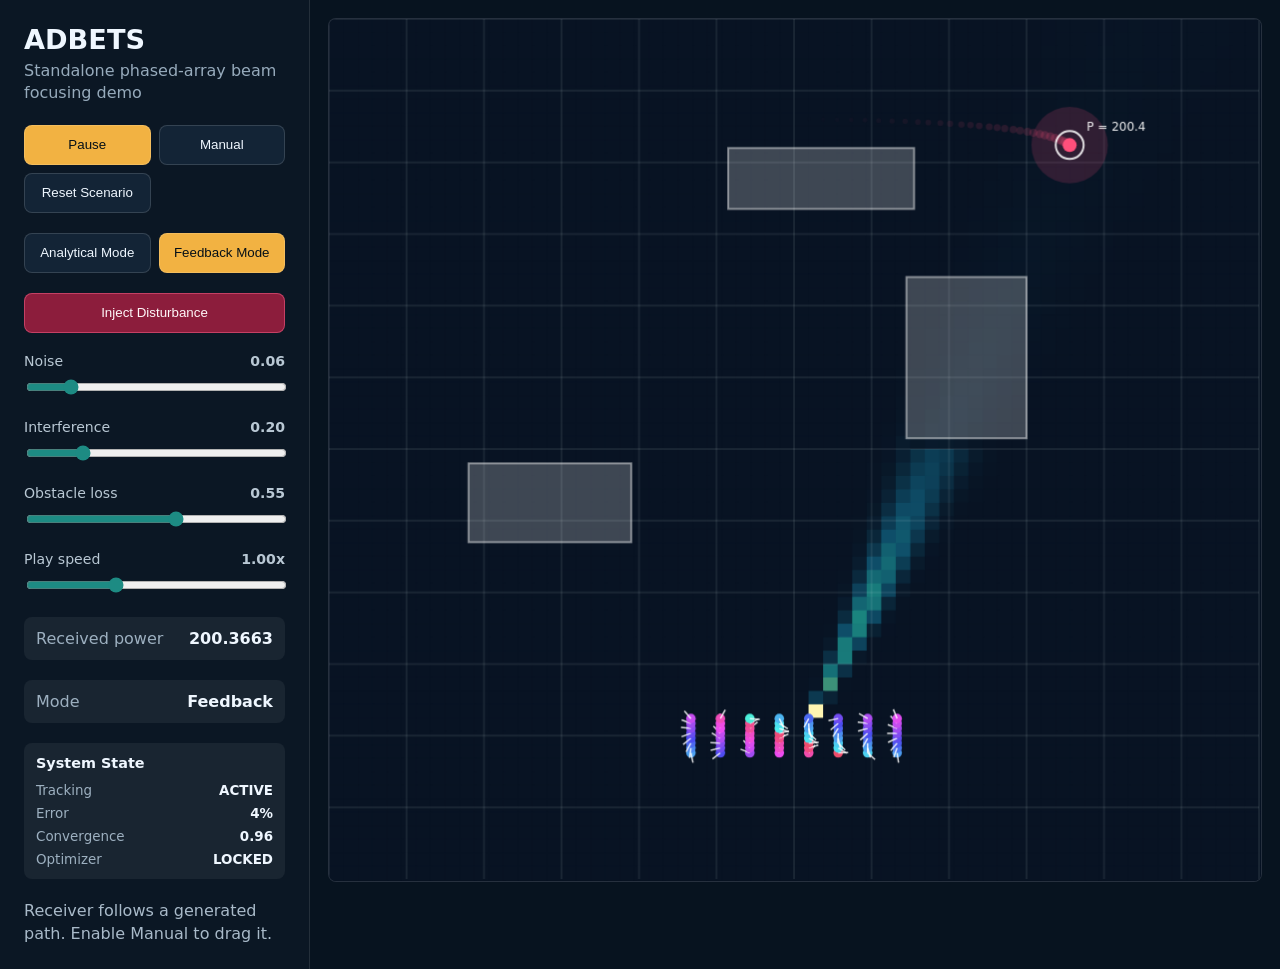
<file: frontend/standalone.html>
<!doctype html>
<html lang="en">
  <head>
    <meta charset="UTF-8" />
    <meta name="viewport" content="width=device-width, initial-scale=1.0" />
    <title>ADBETS Standalone Simulator</title>
    <style>
      :root {
        color-scheme: dark;
        font-family: Inter, ui-sans-serif, system-ui, -apple-system, BlinkMacSystemFont, "Segoe UI", sans-serif;
        background: #07131f;
        color: #eff7ff;
      }

      * {
        box-sizing: border-box;
      }

      body {
        margin: 0;
        min-height: 100vh;
        background: #07131f;
      }

      main {
        display: grid;
        grid-template-columns: 310px 1fr;
        min-height: 100vh;
      }

      aside {
        display: flex;
        flex-direction: column;
        gap: 20px;
        padding: 24px;
        background: #0b1724;
        border-right: 1px solid rgba(255, 255, 255, 0.1);
      }

      h1 {
        margin: 0;
        font-size: 1.7rem;
        letter-spacing: 0;
      }

      p {
        margin: 5px 0 0;
        color: #97abbc;
        line-height: 1.4;
      }

      .buttons,
      .mode {
        display: grid;
        grid-template-columns: 1fr 1fr;
        gap: 8px;
      }

      button {
        min-height: 40px;
        border: 1px solid rgba(255, 255, 255, 0.14);
        border-radius: 8px;
        color: #eff7ff;
        background: #132436;
        cursor: pointer;
      }

      button.active,
      button.primary {
        color: #061017;
        background: #f2b242;
      }

      button.danger {
        grid-column: 1 / -1;
        color: #fff7f9;
        background: #8c1d3c;
        border-color: rgba(255, 101, 140, 0.5);
      }

      label span {
        display: flex;
        justify-content: space-between;
        margin-bottom: 8px;
        color: #b9c8d4;
        font-size: 0.88rem;
      }

      input {
        width: 100%;
        accent-color: #1d8b83;
      }

      .metric {
        display: flex;
        justify-content: space-between;
        padding: 12px;
        border-radius: 8px;
        background: rgba(255, 255, 255, 0.06);
      }

      .metric span {
        color: #9db0c0;
      }

      .statePanel {
        display: grid;
        gap: 8px;
        padding: 12px;
        border-radius: 8px;
        background: rgba(255, 255, 255, 0.06);
      }

      .statePanel h2 {
        margin: 0 0 4px;
        font-size: 0.9rem;
        font-weight: 700;
      }

      .stateRow {
        display: flex;
        justify-content: space-between;
        color: #9db0c0;
        font-size: 0.84rem;
      }

      .stateRow strong {
        color: #eff7ff;
      }

      .lock {
        color: #7ee0b8;
      }

      .search {
        color: #f2b242;
      }

      .break {
        color: #ff7f9f;
      }

      .flash {
        position: absolute;
        inset: 0;
        pointer-events: none;
        opacity: 0;
        background: radial-gradient(circle at var(--rx, 50%) var(--ry, 45%), rgba(255, 79, 123, 0.36), transparent 28%);
        transition: opacity 180ms ease;
      }

      .flash.on {
        opacity: 1;
      }

      section {
        padding: 18px;
      }

      .stage {
        position: relative;
        height: calc(100vh - 36px);
        overflow: hidden;
        border: 1px solid rgba(255, 255, 255, 0.12);
        border-radius: 8px;
        background: #081323;
      }

      canvas {
        display: block;
        width: 100%;
        height: 100%;
        cursor: crosshair;
      }

      .hint {
        margin-top: auto;
        color: #a9bac9;
        line-height: 1.45;
      }

      @media (max-width: 840px) {
        main {
          grid-template-columns: 1fr;
        }

        aside {
          border-right: 0;
          border-bottom: 1px solid rgba(255, 255, 255, 0.1);
        }

        .stage {
          height: 68vh;
        }
      }
    </style>
  </head>
  <body>
    <main>
      <aside>
        <div>
          <h1>ADBETS</h1>
          <p>Standalone phased-array beam focusing demo</p>
        </div>
        <div class="buttons">
          <button id="run" class="primary">Pause</button>
          <button id="manual">Manual</button>
          <button id="reset">Reset Scenario</button>
        </div>
        <div class="mode">
          <button id="ideal">Analytical Mode</button>
          <button id="adaptive" class="active">Feedback Mode</button>
        </div>
        <button id="disturbance" class="danger">Inject Disturbance</button>
        <label>
          <span>Noise <strong id="noiseValue">0.06</strong></span>
          <input id="noise" type="range" min="0" max="0.4" step="0.01" value="0.06" />
        </label>
        <label>
          <span>Interference <strong id="interferenceValue">0.20</strong></span>
          <input id="interference" type="range" min="0" max="1" step="0.01" value="0.2" />
        </label>
        <label>
          <span>Obstacle loss <strong id="obstacleValue">0.55</strong></span>
          <input id="obstacle" type="range" min="0" max="0.95" step="0.01" value="0.55" />
        </label>
        <label>
          <span>Play speed <strong id="speedValue">1.00x</strong></span>
          <input id="speed" type="range" min="0.25" max="2.5" step="0.05" value="1" />
        </label>
        <div class="metric"><span>Received power</span><strong id="power">--</strong></div>
        <div class="metric"><span>Mode</span><strong id="modeLabel">Feedback</strong></div>
        <div class="statePanel">
          <h2>System State</h2>
          <div class="stateRow"><span>Tracking</span><strong id="tracking">ACTIVE</strong></div>
          <div class="stateRow"><span>Error</span><strong id="error">--</strong></div>
          <div class="stateRow"><span>Convergence</span><strong id="convergence">--</strong></div>
          <div class="stateRow"><span>Optimizer</span><strong id="optimizer" class="lock">LOCKED</strong></div>
        </div>
        <div class="hint" id="hint">Receiver follows a generated path. Enable Manual to drag it.</div>
      </aside>
      <section>
        <div class="stage">
          <canvas id="canvas"></canvas>
          <div id="flash" class="flash"></div>
        </div>
      </section>
    </main>
    <script>
      const canvas = document.getElementById("canvas");
      const ctx = canvas.getContext("2d");
      const world = { xMin: -6, xMax: 6, yMin: -2, yMax: 10 };
      const colors = [
        [8, 19, 35],
        [14, 78, 105],
        [28, 139, 129],
        [242, 178, 66],
        [255, 246, 178],
      ];
      const settings = {
        running: true,
        manual: false,
        mode: "adaptive",
        noise: 0.06,
        interference: 0.2,
        obstacle: 0.55,
        speed: 1,
      };
      const receiver = { x: 0, y: 6 };
      const array = makeArray(8, 0.38);
      const trail = [];
      const system = { disturbance: 0, convergence: 0.92, lastPower: 0, flash: 0 };
      let time = 0;
      let last = performance.now();

      const controls = {
        run: document.getElementById("run"),
        manual: document.getElementById("manual"),
        reset: document.getElementById("reset"),
        ideal: document.getElementById("ideal"),
        adaptive: document.getElementById("adaptive"),
        noise: document.getElementById("noise"),
        interference: document.getElementById("interference"),
        obstacle: document.getElementById("obstacle"),
        speed: document.getElementById("speed"),
        disturbance: document.getElementById("disturbance"),
      };

      controls.run.onclick = () => {
        settings.running = !settings.running;
        controls.run.textContent = settings.running ? "Pause" : "Play";
      };
      controls.manual.onclick = () => {
        settings.manual = !settings.manual;
        controls.manual.classList.toggle("active", settings.manual);
        document.getElementById("hint").textContent = settings.manual
          ? "Drag inside the field to steer the receiver."
          : "Receiver follows a generated path. Enable Manual to drag it.";
      };
      controls.reset.onclick = () => {
        time = 0;
        system.disturbance = 0;
        system.convergence = 0.92;
        trail.length = 0;
        settings.manual = false;
        controls.manual.classList.remove("active");
        document.getElementById("hint").textContent = "Receiver follows a generated path. Enable Manual to drag it.";
      };
      controls.ideal.onclick = () => setMode("ideal");
      controls.adaptive.onclick = () => setMode("adaptive");
      controls.disturbance.onclick = () => {
        system.disturbance = 1;
        system.convergence = 0.16;
        system.flash = 1;
        document.getElementById("flash").classList.add("on");
        setTimeout(() => document.getElementById("flash").classList.remove("on"), 220);
      };
      ["noise", "interference", "obstacle"].forEach((key) => {
        controls[key].oninput = (event) => {
          settings[key] = Number(event.target.value);
          document.getElementById(`${key}Value`).textContent = settings[key].toFixed(2);
        };
      });
      controls.speed.oninput = (event) => {
        settings.speed = Number(event.target.value);
        document.getElementById("speedValue").textContent = `${settings.speed.toFixed(2)}x`;
      };

      canvas.addEventListener("pointerdown", moveReceiver);
      canvas.addEventListener("pointermove", (event) => {
        if (event.buttons === 1) moveReceiver(event);
      });

      requestAnimationFrame(loop);

      function loop(now) {
        const dt = Math.min(0.06, (now - last) / 1000);
        last = now;
        if (settings.running) time += dt * settings.speed;
        system.disturbance *= 0.985;
        const recoveryRate = settings.mode === "adaptive" ? 0.018 : 0.004;
        system.convergence += (1 - system.disturbance - system.convergence) * recoveryRate;
        system.convergence = Math.max(0.08, Math.min(0.98, system.convergence));
        if (!settings.manual) {
          receiver.x = 3.8 * Math.sin(time * 0.55) + 0.7 * Math.sin(time * 1.4);
          receiver.y = 6.2 + 2.4 * Math.cos(time * 0.32);
        }
        trail.push({ x: receiver.x, y: receiver.y, power: system.lastPower });
        if (trail.length > 70) trail.shift();
        resize();
        draw();
        requestAnimationFrame(loop);
      }

      function draw() {
        const phases = settings.mode === "ideal" ? idealPhases() : adaptivePhases();
        const grid = 64;
        const values = [];
        let max = 0;
        for (let row = 0; row < grid; row++) {
          values[row] = [];
          for (let col = 0; col < grid; col++) {
            const p = screenToWorld((col / grid) * canvas.clientWidth, (row / grid) * canvas.clientHeight);
            const value = powerAt(p, phases, true);
            values[row][col] = value;
            max = Math.max(max, value);
          }
        }
        const cw = canvas.clientWidth / grid;
        const ch = canvas.clientHeight / grid;
        for (let row = 0; row < grid; row++) {
          for (let col = 0; col < grid; col++) {
            ctx.fillStyle = color(values[row][col] / (max || 1));
            ctx.fillRect(col * cw, row * ch, Math.ceil(cw) + 1, Math.ceil(ch) + 1);
          }
        }
        drawGrid();
        drawObstacles();
        drawTrail();
        drawArray(phases);
        const received = powerAt(receiver, phases, false);
        system.lastPower = received;
        drawReceiver(received);
        updateMetrics(received);
      }

      function makeArray(size, spacing) {
        const points = [];
        const start = -((size - 1) * spacing) / 2;
        for (let y = 0; y < size; y++) {
          for (let x = 0; x < size; x++) {
            points.push({ x: start + x * spacing, y: (start + y * spacing) * 0.18 });
          }
        }
        return points;
      }

      function idealPhases() {
        return array.map((a) => -Math.PI * 2 * distance(a, receiver));
      }

      function adaptivePhases() {
        return idealPhases().map((phase, index) => {
          const correction = 1 - system.convergence;
          const wobble = Math.sin(time * 1.7 + index * 0.41) * settings.noise * 1.6;
          const shock = system.disturbance * Math.sin(index * 2.41 + time * 7.2) * 1.8;
          const obstacleBias = obstacleCrosses(array[index], receiver) ? settings.obstacle * Math.sin(index * 0.9 + time) * 0.35 : 0;
          return phase + wobble + obstacleBias * correction + shock;
        });
      }

      function powerAt(point, phases, includeNoise) {
        let real = 0;
        let imag = 0;
        array.forEach((a, index) => {
          const d = distance(a, point) + 0.08;
          const loss = obstacleCrosses(a, point) ? Math.max(0.03, 1 - settings.obstacle) : 1;
          const angle = Math.PI * 2 * d + phases[index];
          real += (loss * Math.cos(angle)) / d;
          imag += (loss * Math.sin(angle)) / d;
        });
        const envelope = beamEnvelope(point);
        real *= envelope;
        imag *= envelope;
        const interference = settings.interference / (distance(point, { x: -5, y: 8.5 }) + 0.5);
        real += interference * Math.cos(time + point.x);
        imag += interference * Math.sin(time + point.y);
        if (includeNoise) {
          const scatter = 1 + system.disturbance * 5;
          real += (Math.sin(point.x * 19.1 + time * 5.3) + Math.sin(point.y * 14.7)) * settings.noise * scatter;
          imag += Math.cos(point.y * 17.4 - time * 4.8) * settings.noise * scatter;
        }
        return real * real + imag * imag;
      }

      function beamEnvelope(point) {
        const origin = { x: 0, y: 0 };
        const targetAngle = Math.atan2(receiver.y - origin.y, receiver.x - origin.x);
        const pointAngle = Math.atan2(point.y - origin.y, point.x - origin.x);
        const diff = Math.atan2(Math.sin(pointAngle - targetAngle), Math.cos(pointAngle - targetAngle));
        const locked = settings.mode === "adaptive" ? system.convergence : 0.72;
        const sharpness = 0.11 + (1 - locked) * 0.18 + system.disturbance * 0.3;
        const main = Math.exp(-(diff * diff) / (sharpness * sharpness));
        const side = Math.pow(Math.sin(diff * 18), 2) * Math.exp(-Math.abs(diff) * 4.2) * 0.24;
        const floor = 0.09 + system.disturbance * 0.45;
        return floor + main * (1.8 + locked * 2.7) + side;
      }

      function obstacleCrosses(start, end) {
        return obstacles().some((o) => {
          for (let i = 0; i <= 14; i++) {
            const t = i / 14;
            const x = start.x + (end.x - start.x) * t;
            const y = start.y + (end.y - start.y) * t;
            if (x >= o.x && x <= o.x + o.w && y >= o.y && y <= o.y + o.h) return true;
          }
          return false;
        });
      }

      function obstacles() {
        return [
          { x: -4.2, y: 2.7, w: 2.1, h: 1.1 },
          { x: 1.45, y: 4.15, w: 1.55, h: 2.25 },
          { x: -0.85, y: 7.35, w: 2.4, h: 0.85 },
        ];
      }

      function drawGrid() {
        ctx.strokeStyle = "rgba(238,247,255,0.08)";
        for (let x = 0; x <= canvas.clientWidth; x += canvas.clientWidth / 12) {
          line(x, 0, x, canvas.clientHeight);
        }
        for (let y = 0; y <= canvas.clientHeight; y += canvas.clientHeight / 12) {
          line(0, y, canvas.clientWidth, y);
        }
      }

      function drawObstacles() {
        ctx.fillStyle = "rgba(255,255,255,0.22)";
        ctx.strokeStyle = "rgba(255,255,255,0.46)";
        obstacles().forEach((o) => {
          const a = worldToScreen({ x: o.x, y: o.y + o.h });
          const b = worldToScreen({ x: o.x + o.w, y: o.y });
          ctx.fillRect(a.x, a.y, b.x - a.x, b.y - a.y);
          ctx.strokeRect(a.x, a.y, b.x - a.x, b.y - a.y);
        });
      }

      function drawArray(phases) {
        array.forEach((a, index) => {
          const p = worldToScreen(a);
          const wrapped = ((phases[index] % (Math.PI * 2)) + Math.PI * 2) % (Math.PI * 2);
          const hue = 170 + (wrapped / (Math.PI * 2)) * 180;
          ctx.fillStyle = `hsl(${hue}, 85%, 62%)`;
          ctx.beginPath();
          ctx.arc(p.x, p.y, 4.8, 0, Math.PI * 2);
          ctx.fill();
          ctx.strokeStyle = "rgba(255,255,255,0.85)";
          ctx.lineWidth = 1.5;
          ctx.beginPath();
          ctx.moveTo(p.x, p.y);
          ctx.lineTo(p.x + Math.cos(wrapped) * 10, p.y + Math.sin(wrapped) * 10);
          ctx.stroke();
        });
      }

      function drawTrail() {
        trail.forEach((point, index) => {
          const p = worldToScreen(point);
          const alpha = index / trail.length;
          ctx.fillStyle = `rgba(255, 79, 123, ${alpha * 0.24})`;
          ctx.beginPath();
          ctx.arc(p.x, p.y, 2 + alpha * 3, 0, Math.PI * 2);
          ctx.fill();
        });
      }

      function drawReceiver(received) {
        const p = worldToScreen(receiver);
        const pulse = 18 + Math.min(26, Math.log10(received + 1) * 8) + Math.sin(time * 8) * 2;
        ctx.fillStyle = "rgba(255,79,123,0.16)";
        ctx.beginPath();
        ctx.arc(p.x, p.y, pulse, 0, Math.PI * 2);
        ctx.fill();
        ctx.strokeStyle = "rgba(255,255,255,0.85)";
        ctx.lineWidth = 2;
        ctx.beginPath();
        ctx.arc(p.x, p.y, 14, 0, Math.PI * 2);
        ctx.stroke();
        ctx.fillStyle = "#ff4f7b";
        ctx.beginPath();
        ctx.arc(p.x, p.y, 7, 0, Math.PI * 2);
        ctx.fill();
        ctx.fillStyle = "rgba(255,255,255,0.92)";
        ctx.font = "12px Inter, system-ui, sans-serif";
        ctx.fillText(`P = ${received.toFixed(1)}`, p.x + 17, p.y - 14);
      }

      function moveReceiver(event) {
        if (!settings.manual) return;
        const rect = canvas.getBoundingClientRect();
        const point = screenToWorld(event.clientX - rect.left, event.clientY - rect.top);
        receiver.x = point.x;
        receiver.y = point.y;
      }

      function setMode(mode) {
        settings.mode = mode;
        controls.ideal.classList.toggle("active", mode === "ideal");
        controls.adaptive.classList.toggle("active", mode === "adaptive");
        document.getElementById("modeLabel").textContent = mode === "ideal" ? "Analytical" : "Feedback";
      }

      function updateMetrics(received) {
        const error = Math.max(2, Math.round((1 - system.convergence) * 100 + system.disturbance * 35));
        const optimizer = document.getElementById("optimizer");
        let label = "LOCKED";
        let className = "lock";
        if (system.disturbance > 0.18) {
          label = "REFOCUSING";
          className = "break";
        } else if (system.convergence < 0.84) {
          label = "OPTIMIZING";
          className = "search";
        }

        document.getElementById("power").textContent = received.toFixed(4);
        document.getElementById("tracking").textContent = settings.running ? "ACTIVE" : "HOLD";
        document.getElementById("error").textContent = `${error}%`;
        document.getElementById("convergence").textContent = system.convergence.toFixed(2);
        optimizer.textContent = label;
        optimizer.className = className;

        const rp = worldToScreen(receiver);
        const flash = document.getElementById("flash");
        flash.style.setProperty("--rx", `${rp.x}px`);
        flash.style.setProperty("--ry", `${rp.y}px`);
      }

      function resize() {
        const rect = canvas.parentElement.getBoundingClientRect();
        const dpr = window.devicePixelRatio || 1;
        if (canvas.width !== Math.floor(rect.width * dpr) || canvas.height !== Math.floor(rect.height * dpr)) {
          canvas.width = Math.floor(rect.width * dpr);
          canvas.height = Math.floor(rect.height * dpr);
          ctx.setTransform(dpr, 0, 0, dpr, 0, 0);
        }
      }

      function worldToScreen(point) {
        return {
          x: ((point.x - world.xMin) / (world.xMax - world.xMin)) * canvas.clientWidth,
          y: canvas.clientHeight - ((point.y - world.yMin) / (world.yMax - world.yMin)) * canvas.clientHeight,
        };
      }

      function screenToWorld(x, y) {
        return {
          x: world.xMin + (x / canvas.clientWidth) * (world.xMax - world.xMin),
          y: world.yMin + ((canvas.clientHeight - y) / canvas.clientHeight) * (world.yMax - world.yMin),
        };
      }

      function distance(a, b) {
        return Math.hypot(a.x - b.x, a.y - b.y);
      }

      function line(x1, y1, x2, y2) {
        ctx.beginPath();
        ctx.moveTo(x1, y1);
        ctx.lineTo(x2, y2);
        ctx.stroke();
      }

      function color(value) {
        const scaled = Math.max(0, Math.min(1, value)) * (colors.length - 1);
        const i = Math.floor(scaled);
        const j = Math.min(i + 1, colors.length - 1);
        const t = scaled - i;
        const rgb = colors[i].map((c, channel) => Math.round(c + (colors[j][channel] - c) * t));
        return `rgb(${rgb[0]},${rgb[1]},${rgb[2]})`;
      }
    </script>
  </body>
</html>
</file>
